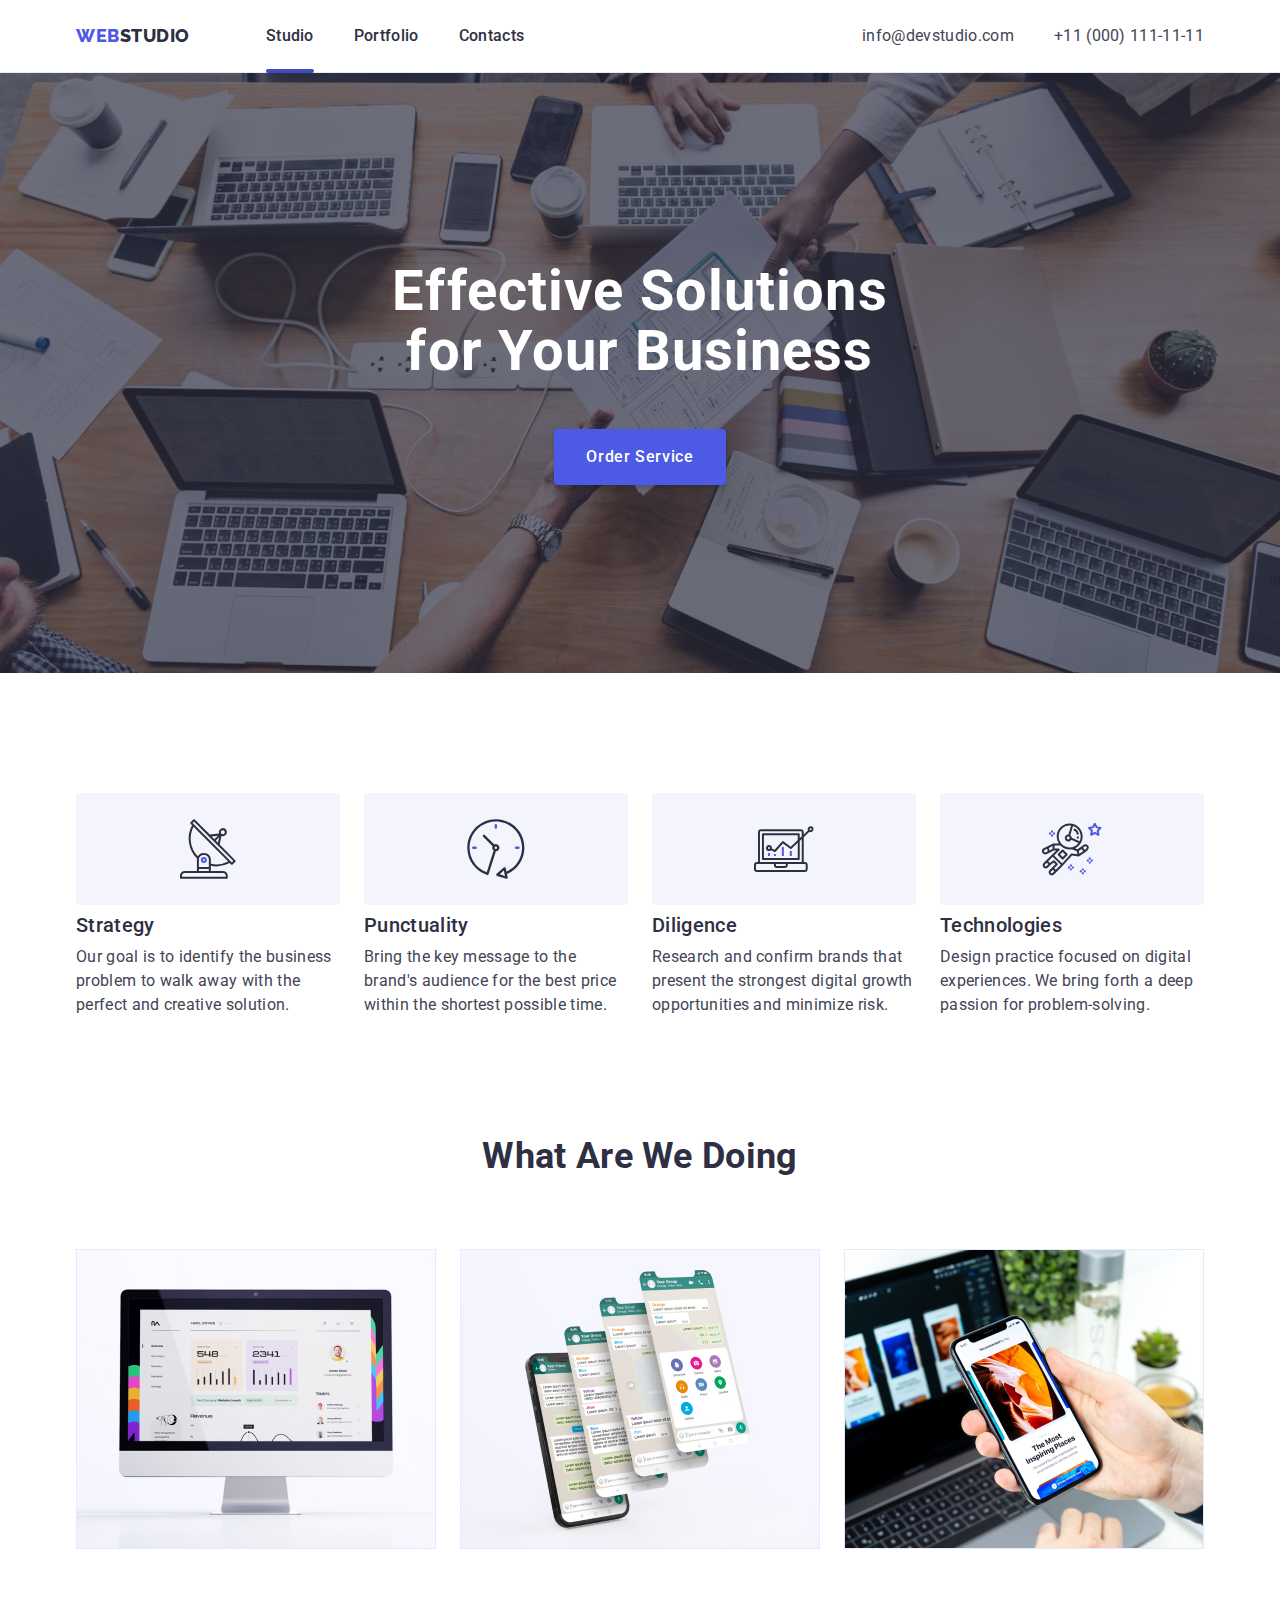
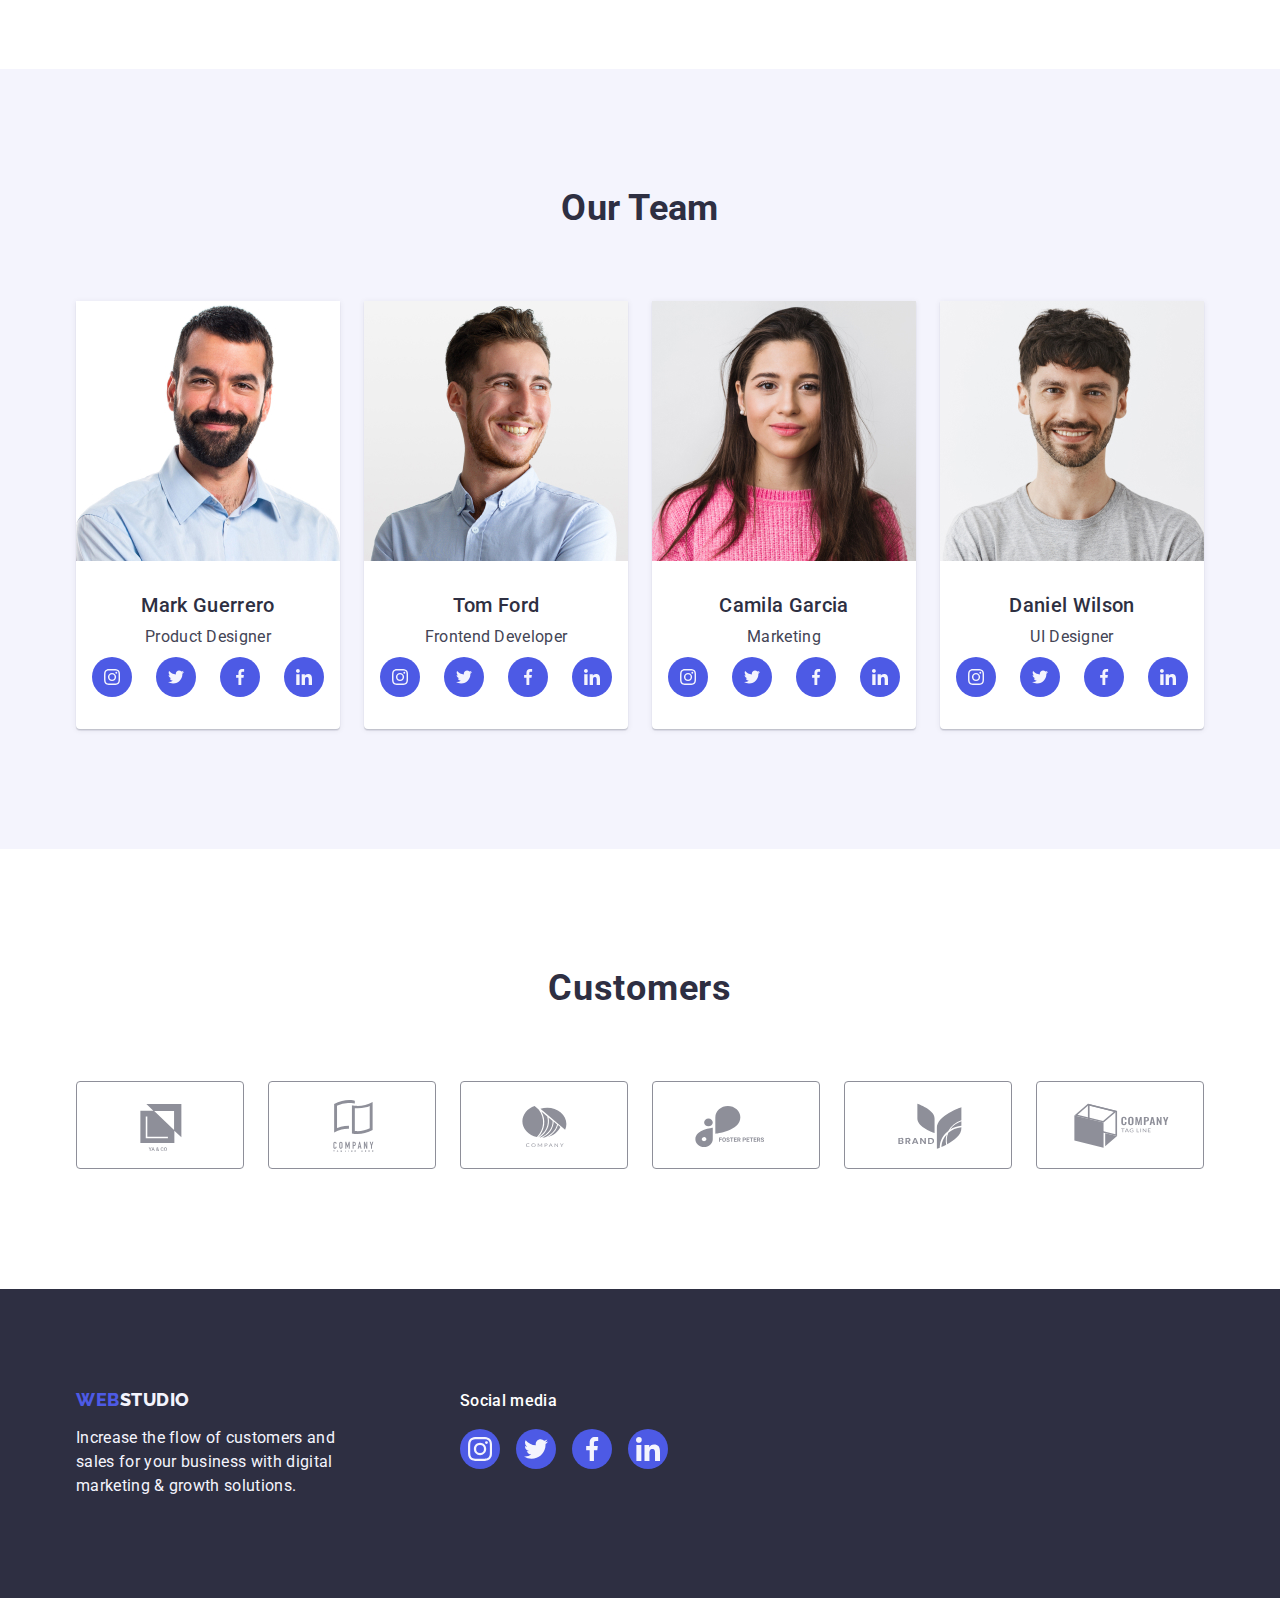
<file: index.html>
<!DOCTYPE html>
<html lang="en">
  <head>
    <meta charset="UTF-8" />
    <meta http-equiv="X-UA-Compatible" content="IE=edge" />
    <meta name="viewport" content="width=device-width, initial-scale=1.0" />
    <title>WebStudio</title>
    <link
      rel="stylesheet"
      href="./css/modern-normalize.min.css"
      crossorigin="anonymous"
      referrerpolicy="no-referrer"
    />
    <link href="./css/styles.css" rel="stylesheet" />
    <link rel="preconnect" href="https://fonts.googleapis.com" />
    <link rel="preconnect" href="https://fonts.gstatic.com" crossorigin />
    <link
      href="https://fonts.googleapis.com/css2?family=Raleway:wght@800&family=Roboto:wght@400;500;700;900&display=swap"
      rel="stylesheet"
    />
  </head>
  <body>
    <!-- Header -->

    <header class="navigation">
      <div class="container nav">
        <nav class="main-nav">
          <!-- Logo -->

          <a class="logo" href="./index.html"
            >WEB<span class="nav-logo">STUDIO</span></a
          >
          <!-- Navigation -->

          <ul class="nav-list">
            <li class="nav-item nav-line">
              <a class="nav-link is-active-studio" href="./index.html"
                >Studio</a
              >
            </li>
            <li class="nav-item">
              <a class="nav-link" href="./portfolio.html">Portfolio</a>
            </li>
            <li class="nav-item">
              <a class="nav-link i" href="">Contacts</a>
            </li>
          </ul>
        </nav>

        <!-- Address -->

        <address class="nav-address">
          <ul class="address-list">
            <li class="address-item">
              <a class="address-link" href="mailto:info@devstudio.com"
                >info@devstudio.com</a
              >
            </li>
            <li class="address-item">
              <a class="address-link" href="tel:+110001111111"
                >+11 (000) 111-11-11</a
              >
            </li>
          </ul>
        </address>
      </div>
    </header>

    <main>
      <!-- Hero -->

      <section class="hero">
        <div class="container">
          <h1 class="hero-title">Effective Solutions for Your Business</h1>
          <button class="hero-button" type="button" data-modal-open>
            Order Service
          </button>
        </div>
      </section>

      <!-- Company feature -->

      <section class="feature">
        <div class="container">
          <h2 class="featur-title visually-hidden">Company feature</h2>
          <ul class="feature-list">
            <li class="feature-item">
              <div class="feature-icon-bgc">
                <svg class="feature-icon" width="64" height="64">
                  <use href="./images/icons.svg#icon-antenna-1"></use>
                </svg>
              </div>

              <h3 class="feature-subtitle">Strategy</h3>
              <p class="feature-text">
                Our goal is to identify the business problem to walk away with
                the perfect and creative solution.
              </p>
            </li>
            <li class="feature-item">
              <div class="feature-icon-bgc">
                <svg class="feature-icon" width="64" height="64">
                  <use href="./images/icons.svg#icon-clock-1"></use>
                </svg>
              </div>
              <h3 class="feature-subtitle">Punctuality</h3>
              <p class="feature-text">
                Bring the key message to the brand's audience for the best price
                within the shortest possible time.
              </p>
            </li>
            <li class="feature-item">
              <div class="feature-icon-bgc">
                <svg class="feature-icon" width="64" height="64">
                  <use href="./images/icons.svg#icon-diagram-1"></use>
                </svg>
              </div>
              <h3 class="feature-subtitle">Diligence</h3>
              <p class="feature-text">
                Research and confirm brands that present the strongest digital
                growth opportunities and minimize risk.
              </p>
            </li>
            <li class="feature-item">
              <div class="feature-icon-bgc">
                <svg class="feature-icon" width="64" height="64">
                  <use href="./images/icons.svg#icon-astronaut-1"></use>
                </svg>
              </div>
              <h3 class="feature-subtitle">Technologies</h3>
              <p class="feature-text">
                Design practice focused on digital experiences. We bring forth a
                deep passion for problem-solving.
              </p>
            </li>
          </ul>
        </div>
      </section>

      <!-- Company Focus Img -->

      <section class="company-focus">
        <div class="container">
          <h2 class="focus-title">What are we doing</h2>
          <ul class="focus-list">
            <li class="focus-item">
              <img
                class="focus-img"
                src="./images/monitor.jpg"
                alt="computer monitor"
                width="360"
              />
            </li>
            <li class="focus-item">
              <img
                class="focus-img"
                src="./images/smartphone.jpg"
                alt="smartphone and several of its tabs"
                width="360"
              />
            </li>
            <li class="focus-item">
              <img
                class="focus-img"
                src="./images/laptop.jpg"
                alt="laptop on the table and smartphone in hand"
                width="360"
              />
            </li>
          </ul>
        </div>
      </section>

      <!-- Company Team-->

      <section class="company-team">
        <div class="container">
          <h2 class="team-title">Our Team</h2>
          <ul class="team-list">
            <li class="team-item">
              <img src="./images/Mark.jpg" alt="team-card" width="264" />
              <div class="card-team">
                <h3 class="team-subtitle">Mark Guerrero</h3>
                <p class="team-text">Product Designer</p>
                <ul class="team-social-list">
                  <li class="team-social-item">
                    <a class="team-social-link" href=""
                      ><svg class="team-social-icon" width="16" height="16">
                        <use href="./images/icons.svg#icon--2"></use>
                      </svg>
                    </a>
                  </li>

                  <li class="team-social-item">
                    <a class="team-social-link" href="">
                      <svg class="team-social-icon" width="16" height="16">
                        <use href="./images/icons.svg#icon-twitter-1"></use>
                      </svg>
                    </a>
                  </li>

                  <li class="team-social-item">
                    <a class="team-social-link" href="">
                      <svg class="team-social-icon" width="16" height="16">
                        <use href="./images/icons.svg#icon-facebook-1"></use>
                      </svg>
                    </a>
                  </li>

                  <li class="team-social-item">
                    <a class="team-social-link" href=""
                      ><svg class="team-social-icon" width="16" height="16">
                        <use href="./images/icons.svg#icon-linkedin-1"></use>
                      </svg>
                    </a>
                  </li>
                </ul>
              </div>
            </li>
            <li class="team-item">
              <img src="./images/Tom.jpg" alt="team-card-2" width="264" />
              <div class="card-team">
                <h3 class="team-subtitle">Tom Ford</h3>
                <p class="team-text">Frontend Developer</p>
                <ul class="team-social-list">
                  <li class="team-social-item">
                    <a class="team-social-link" href=""
                      ><svg class="team-social-icon" width="16" height="16">
                        <use href="./images/icons.svg#icon--2"></use>
                      </svg>
                    </a>
                  </li>

                  <li class="team-social-item">
                    <a class="team-social-link" href="">
                      <svg class="team-social-icon" width="16" height="16">
                        <use href="./images/icons.svg#icon-twitter-1"></use>
                      </svg>
                    </a>
                  </li>

                  <li class="team-social-item">
                    <a class="team-social-link" href="">
                      <svg class="team-social-icon" width="16" height="16">
                        <use href="./images/icons.svg#icon-facebook-1"></use>
                      </svg>
                    </a>
                  </li>

                  <li class="team-social-item">
                    <a class="team-social-link" href=""
                      ><svg class="team-social-icon" width="16" height="16">
                        <use href="./images/icons.svg#icon-linkedin-1"></use>
                      </svg>
                    </a>
                  </li>
                </ul>
              </div>
            </li>
            <li class="team-item">
              <img src="./images/Camila.jpg" alt="team-card-3" width="264" />
              <div class="card-team">
                <h3 class="team-subtitle">Camila Garcia</h3>
                <p class="team-text">Marketing</p>
                <ul class="team-social-list">
                  <li class="team-social-item">
                    <a class="team-social-link" href=""
                      ><svg class="team-social-icon" width="16" height="16">
                        <use href="./images/icons.svg#icon--2"></use>
                      </svg>
                    </a>
                  </li>

                  <li class="team-social-item">
                    <a class="team-social-link" href="">
                      <svg class="team-social-icon" width="16" height="16">
                        <use href="./images/icons.svg#icon-twitter-1"></use>
                      </svg>
                    </a>
                  </li>

                  <li class="team-social-item">
                    <a class="team-social-link" href="">
                      <svg class="team-social-icon" width="16" height="16">
                        <use href="./images/icons.svg#icon-facebook-1"></use>
                      </svg>
                    </a>
                  </li>

                  <li class="team-social-item">
                    <a class="team-social-link" href=""
                      ><svg class="team-social-icon" width="16" height="16">
                        <use href="./images/icons.svg#icon-linkedin-1"></use>
                      </svg>
                    </a>
                  </li>
                </ul>
              </div>
            </li>
            <li class="team-item">
              <img src="./images/Daniel.jpg" alt="team-card-4" width="264" />
              <div class="card-team">
                <h3 class="team-subtitle">Daniel Wilson</h3>
                <p class="team-text">UI Designer</p>
                <ul class="team-social-list">
                  <li class="team-social-item">
                    <a class="team-social-link" href=""
                      ><svg class="team-social-icon" width="16" height="16">
                        <use href="./images/icons.svg#icon--2"></use>
                      </svg>
                    </a>
                  </li>

                  <li class="team-social-item">
                    <a class="team-social-link" href="">
                      <svg class="team-social-icon" width="16" height="16">
                        <use href="./images/icons.svg#icon-twitter-1"></use>
                      </svg>
                    </a>
                  </li>

                  <li class="team-social-item">
                    <a class="team-social-link" href="">
                      <svg class="team-social-icon" width="16" height="16">
                        <use href="./images/icons.svg#icon-facebook-1"></use>
                      </svg>
                    </a>
                  </li>

                  <li class="team-social-item">
                    <a class="team-social-link" href=""
                      ><svg class="team-social-icon" width="16" height="16">
                        <use href="./images/icons.svg#icon-linkedin-1"></use>
                      </svg>
                    </a>
                  </li>
                </ul>
              </div>
            </li>
          </ul>
        </div>
      </section>

      <!-- CUSTOMERS -->

      <section class="customers">
        <div class="container">
          <h2 class="customer-header">Customers</h2>
          <ul class="customer-list">
            <li class="customer-item">
              <a class="customer-link" href="">
                <svg class="customer-icon" width="104" height="56">
                  <use href="./images/icons.svg#icon-Logo"></use>
                </svg>
              </a>
            </li>

            <li class="customer-item">
              <a class="customer-link" href=""
                ><svg class="customer-icon" width="104" height="56">
                  <use href="./images/icons.svg#icon-Logo-1"></use>
                </svg>
              </a>
            </li>

            <li class="customer-item">
              <a class="customer-link" href=""
                ><svg class="customer-icon" width="104" height="56">
                  <use href="./images/icons.svg#icon-Logo-2"></use>
                </svg>
              </a>
            </li>

            <li class="customer-item">
              <a class="customer-link" href=""
                ><svg class="customer-icon" width="104" height="56">
                  <use href="./images/icons.svg#icon-Logo-3"></use>
                </svg>
              </a>
            </li>

            <li class="customer-item">
              <a class="customer-link" href="">
                <svg class="customer-icon" width="104" height="56">
                  <use href="./images/icons.svg#icon-Logo-4"></use>
                </svg>
              </a>
            </li>

            <li class="customer-item">
              <a class="customer-link" href=""
                ><svg class="customer-icon" width="104" height="56">
                  <use href="./images/icons.svg#icon-Logo-5"></use>
                </svg>
              </a>
            </li>
          </ul>
        </div>
      </section>
    </main>

    <!-- FOOTER -->

    <footer class="footer">
      <div class="container footer-info">
        <div class="footer-wrapper">
          <a class="logo" href="./index.html">
            Web<span class="footer-logo">Studio</span></a
          >
          <p class="footer-text">
            Increase the flow of customers and sales for your business with
            digital marketing & growth solutions.
          </p>
        </div>

        <div class="footer-social">
          <p class="company-social">Social media</p>
          <ul class="company-social-list">
            <li class="company-social-item">
              <a class="company-social-link" href=""
                ><svg class="company-social-icon" width="24" height="24">
                  <use href="./images/icons.svg#icon--2"></use>
                </svg>
              </a>
            </li>
            <li class="company-social-item">
              <a class="company-social-link" href=""
                ><svg class="company-social-icon" width="24" height="24">
                  <use href="./images/icons.svg#icon-twitter-1"></use>
                </svg>
              </a>
            </li>
            <li class="company-social-item">
              <a class="company-social-link" href=""
                ><svg class="company-social-icon" width="24" height="24">
                  <use href="./images/icons.svg#icon-facebook-1"></use>
                </svg>
              </a>
            </li>
            <li class="company-social-item">
              <a class="company-social-link" href=""
                ><svg class="company-social-icon" width="24" height="24">
                  <use href="./images/icons.svg#icon-linkedin-1"></use>
                </svg>
              </a>
            </li>
          </ul>
        </div>
      </div>
    </footer>
    <script src="./js/modal.js"></script>
  </body>
</html>
</file>
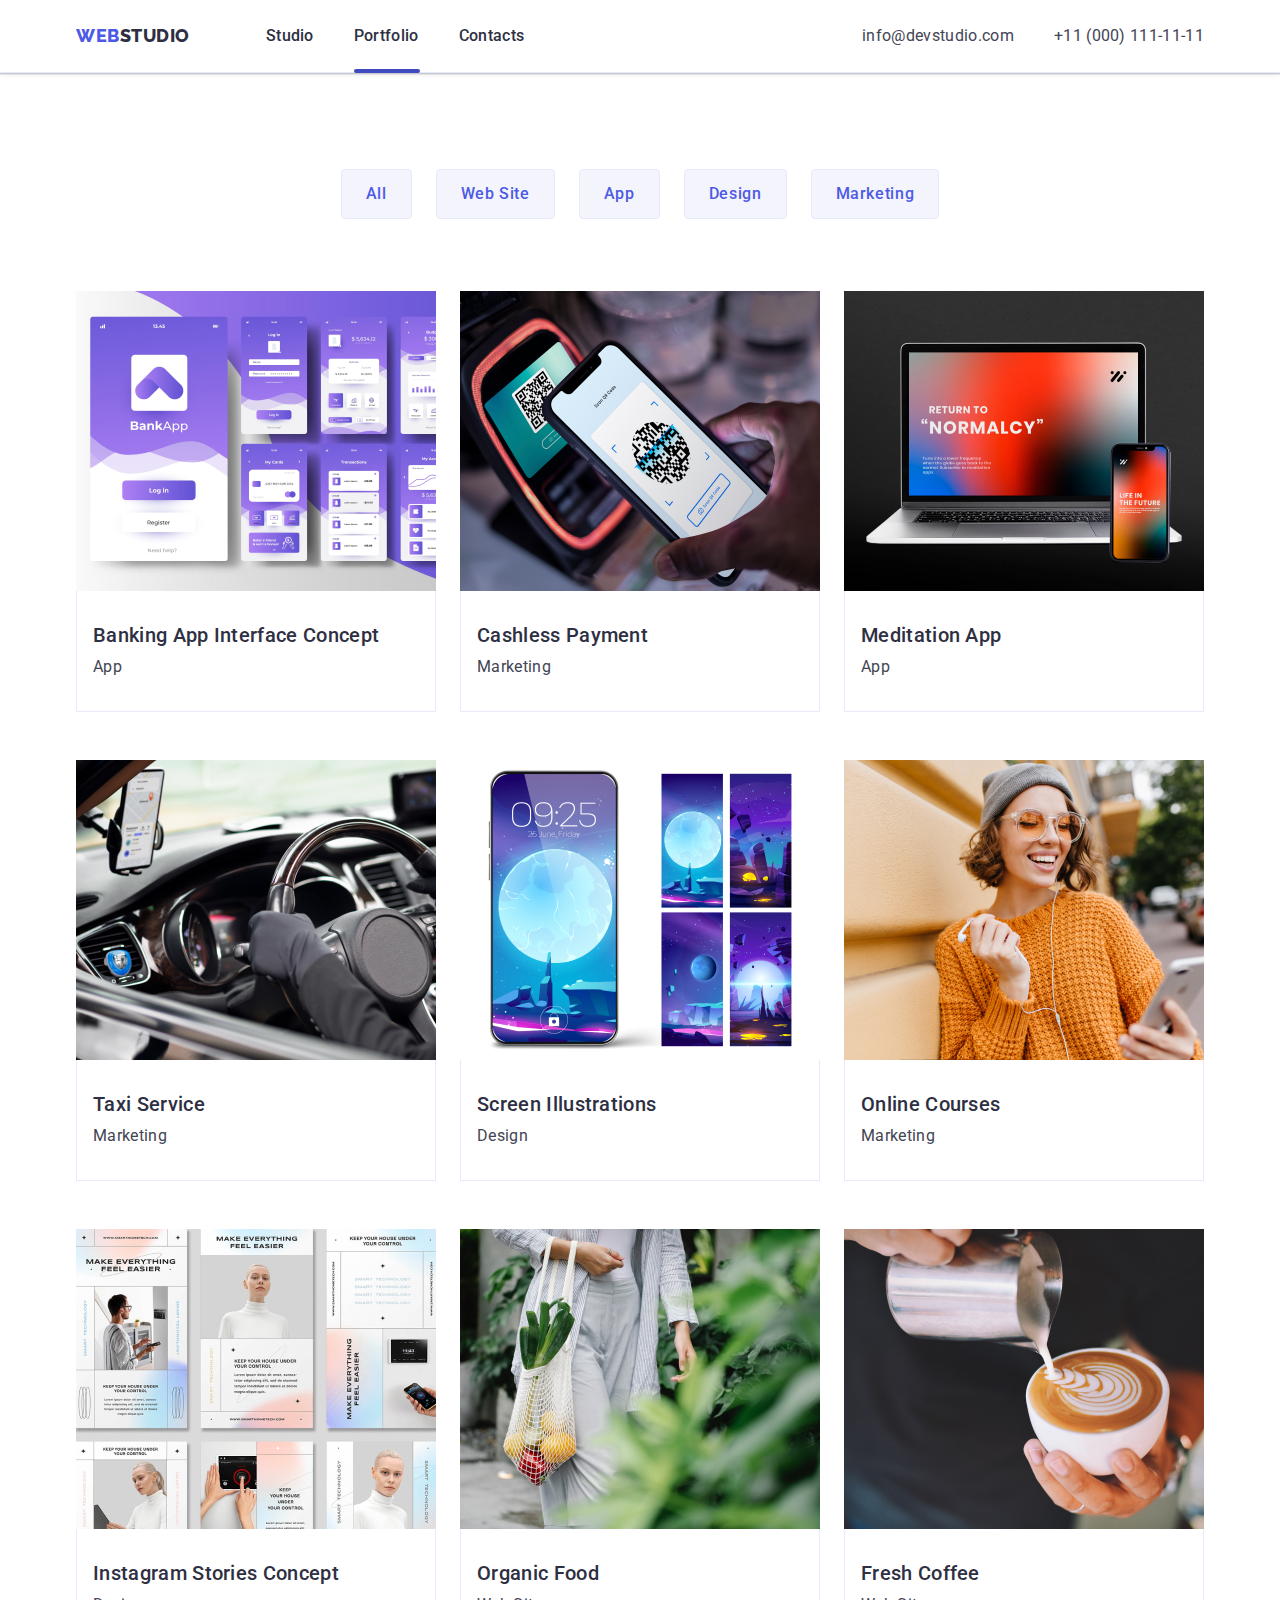
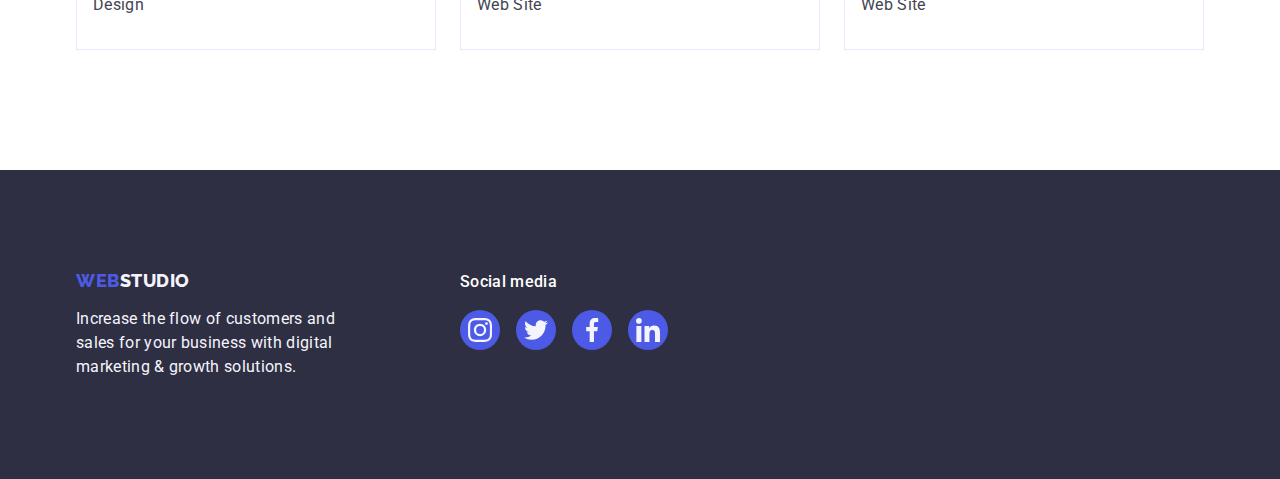
<file: portfolio.html>
<!DOCTYPE html>
<html lang="en">
  <head>
    <meta charset="UTF-8" />
    <meta http-equiv="X-UA-Compatible" content="IE=edge" />
    <meta name="viewport" content="width=device-width, initial-scale=1.0" />
    <title>WebStudio</title>
    <link
      rel="stylesheet"
      href="./css/modern-normalize.min.css"
      crossorigin="anonymous"
      referrerpolicy="no-referrer"
    />
    <link href="./css/styles.css" rel="stylesheet" />
    <link rel="preconnect" href="https://fonts.googleapis.com" />
    <link rel="preconnect" href="https://fonts.gstatic.com" crossorigin />
    <link
      href="https://fonts.googleapis.com/css2?family=Raleway:wght@800&family=Roboto:wght@400;500;700;900&display=swap"
      rel="stylesheet"
    />
  </head>

  <body>
    <!-- HEADER -->

    <header class="navigation">
      <div class="container nav">
        <nav class="main-nav">
          <!-- Logo -->

          <a class="logo" href="./index.html"
            >WEB<span class="nav-logo">STUDIO</span></a
          >
          <!-- Navigation -->

          <ul class="nav-list">
            <li class="nav-item">
              <a class="nav-link" href="./index.html">Studio</a>
            </li>
            <li class="nav-item">
              <a class="nav-link is-active-portfolio" href="./portfolio.html"
                >Portfolio</a
              >
            </li>
            <li class="nav-item"><a class="nav-link" href="">Contacts</a></li>
          </ul>
        </nav>

        <!-- Address -->

        <address class="nav-address">
          <ul class="address-list">
            <li class="address-item">
              <a class="address-link" href="mailto:info@devstudio.com"
                >info@devstudio.com</a
              >
            </li>
            <li class="address-item">
              <a class="address-link" href="tel:+110001111111"
                >+11 (000) 111-11-11</a
              >
            </li>
          </ul>
        </address>
      </div>
    </header>

    <main>
      <!-- Main content-->

      <section class="portfolio-content">
        <div class="container">
          <h1 class="portfolio-title visually-hidden">Company Portfolio</h1>

          <!--Page Filter-->

          <ul class="filter-list">
            <li class="filter-item">
              <button type="button" class="filter-button">All</button>
            </li>
            <li class="filter-item">
              <button type="button" class="filter-button">Web Site</button>
            </li>
            <li class="filter-item">
              <button type="button" class="filter-button">App</button>
            </li>
            <li class="filter-item">
              <button type="button" class="filter-button">Design</button>
            </li>
            <li class="filter-item">
              <button type="button" class="filter-button">Marketing</button>
            </li>
          </ul>

          <!--Company Services-->

          <ul class="services-list">
            <li class="services-item">
              <a href="" class="services-link">
                <img
                  class="image-filter"
                  src="./images/banking-app-interface.jpg"
                  alt="banking app interface"
                  width="360"
                />

                <div class="overlay"></div>
                <div class="services-category">
                  <h2 class="services-subtitle">
                    Banking App Interface Concept
                  </h2>
                  <p class="services-text">App</p>
                </div>
              </a>
            </li>
            <li class="services-item">
              <a href="" class="services-link"
                ><img
                  class="image-filter"
                  src="./images/cashless-payment-with-smartphon.jpg"
                  alt="cashless payment with smartphon"
                  width="360"
                />
                <div class="services-category">
                  <h2 class="services-subtitle">Cashless Payment</h2>
                  <p class="services-text">Marketing</p>
                </div>
              </a>
            </li>
            <li class="services-item">
              <a href="" class="services-link"
                ><img
                  class="image-filter"
                  src="./images/laptop-and-smartphone.jpg"
                  alt="laptop and smartphone"
                  width="360"
                />
                <div class="services-category">
                  <h2 class="services-subtitle">Meditation App</h2>
                  <p class="services-text">App</p>
                </div>
              </a>
            </li>
            <li class="services-item">
              <a href="" class="services-link"
                ><img
                  class="image-filter"
                  src="./images/close-view-chauffeur-hands-driving.jpg"
                  alt="close view chauffeur hands driving"
                  width="360"
                />
                <div class="services-category">
                  <h2 class="services-subtitle">Taxi Service</h2>
                  <p class="services-text">Marketing</p>
                </div>
              </a>
            </li>
            <li class="services-item">
              <a href="" class="services-link"
                ><img
                  class="image-filter"
                  src="./images/screen-illustrations.jpg"
                  alt="screen illustrations"
                  width="360"
                />
                <div class="services-category">
                  <h2 class="services-subtitle">Screen Illustrations</h2>
                  <p class="services-text">Design</p>
                </div>
              </a>
            </li>
            <li class="services-item">
              <a href="" class="services-link"
                ><img
                  class="image-filter"
                  src="./images/smiling-girl-looking-at-smartphone-screen.jpg"
                  alt="smiling girl looking at smartphone screen"
                  width="360"
                />
                <div class="services-category">
                  <h2 class="services-subtitle">Online Courses</h2>
                  <p class="services-text">Marketing</p>
                </div>
              </a>
            </li>
            <li class="services-item">
              <a href="" class="services-link"
                ><img
                  class="image-filter"
                  src="./images/instagram-stories-concept.jpg"
                  alt="instagram stories concept"
                  width="360"
                />
                <div class="services-category">
                  <h2 class="services-subtitle">Instagram Stories Concept</h2>
                  <p class="services-text">Design</p>
                </div>
              </a>
            </li>
            <li class="services-item">
              <a href="" class="services-link"
                ><img
                  class="image-filter"
                  src="./images/organic-food-in-a-bag-in-hand.jpg"
                  alt="organic food in a bag in hand"
                  width="360"
                />
                <div class="services-category">
                  <h2 class="services-subtitle">Organic Food</h2>
                  <p class="services-text">Web Site</p>
                </div>
              </a>
            </li>
            <li class="services-item">
              <a href="" class="services-link"
                ><img
                  class="image-filter"
                  src="./images/fresh-coffee-in-cup.jpg"
                  alt="fresh coffee in cup"
                  width="360"
                />
                <div class="services-category">
                  <h2 class="services-subtitle">Fresh Coffee</h2>
                  <p class="services-text">Web Site</p>
                </div>
              </a>
            </li>
          </ul>
        </div>
      </section>
    </main>

    <!-- Footer-->

    <footer class="footer">
      <div class="container footer-info">
        <div class="footer-wrapper">
          <a class="logo" href="./index.html">
            Web<span class="footer-logo">Studio</span></a
          >
          <p class="footer-text">
            Increase the flow of customers and sales for your business with
            digital marketing & growth solutions.
          </p>
        </div>

        <div class="footer-social">
          <p class="company-social">Social media</p>
          <ul class="company-social-list">
            <li class="company-social-item">
              <a class="company-social-link" href=""
                ><svg class="company-social-icon" width="24" height="24">
                  <use href="./images/icons.svg#icon--2"></use>
                </svg>
              </a>
            </li>
            <li class="company-social-item">
              <a class="company-social-link" href=""
                ><svg class="company-social-icon" width="24" height="24">
                  <use href="./images/icons.svg#icon-twitter-1"></use>
                </svg>
              </a>
            </li>
            <li class="company-social-item">
              <a class="company-social-link" href=""
                ><svg class="company-social-icon" width="24" height="24">
                  <use href="./images/icons.svg#icon-facebook-1"></use>
                </svg>
              </a>
            </li>
            <li class="company-social-item">
              <a class="company-social-link" href=""
                ><svg class="company-social-icon" width="24" height="24">
                  <use href="./images/icons.svg#icon-linkedin-1"></use>
                </svg>
              </a>
            </li>
          </ul>
        </div>
      </div>
    </footer>
  </body>
</html>
</file>
<file: css/styles.css>
/* COMMON STYLES */

:root {
  --primary-brand: #4d5ae5;
  --dark: #2e2f42;
  --pressed-state: #404bbf;
  --success: #31d0aa;
  --text: #434455;
  --white-bcg: #ffffff;
}

.container {
  width: 1158px;
  padding-left: 15px;
  padding-right: 15px;
  margin: 0 auto;
}

li {
  list-style-type: none;
}
a {
  text-decoration: none;
}

body {
  font-family: "Roboto";
  font-style: normal;
  font-weight: 400;
  font-size: 16px;
  line-height: 1.5;
  letter-spacing: 0.02em;
  color: var(--text);
}
img {
  display: block;
}

/* HEADER */

/* NAV-LOGO */

.logo {
  font-family: "Raleway";
  font-style: normal;
  font-weight: 800;
  font-size: 18px;
  line-height: 1.17;
  letter-spacing: 0.03em;
  text-transform: uppercase;
  color: var(--primary-brand);
  margin-right: 76px;
  cursor: pointer;
}

.nav-logo {
  color: var(--dark);
}
.is-active-studio {
  position: relative;
}
.is-active-studio::after {
  content: "";
  position: absolute;
  width: 48px;
  height: 4px;
  left: 0px;

  background: #404bbf;
  border-radius: 2px;
  bottom: -1px;
}
.is-active-portfolio {
  position: relative;
}
.is-active-portfolio::after {
  content: "";
  position: absolute;
  width: 66px;
  height: 4px;
  left: 0px;
  background: #404bbf;
  border-radius: 2px;
  bottom: -1px;
}

/* NAVIGATION */

.navigation {
  display: flex;
  align-items: center;
  border-bottom: 1px solid #e7e9fc;
  box-shadow: 0px 2px 1px rgba(46, 47, 66, 0.08),
    0px 1px 1px rgba(46, 47, 66, 0.16), 0px 1px 6px rgba(46, 47, 66, 0.08);
}
.nav {
  display: flex;
  align-items: center;
}

.main-nav {
  display: flex;
  align-items: center;
}
.nav-list {
  display: flex;
}

.nav-item {
  margin-right: 40px;
}

.nav-item:last-child {
  margin-right: 0;
}
.nav-link {
  display: block;
  font-weight: 500;
  color: var(--dark);
  cursor: pointer;
  padding: 24px 0;
}
.nav-link:focus {
  color: var(--pressed-state);
}
.nav-link:hover {
  color: var(--pressed-state);
}
.nav-link:active {
  color: var(--pressed-state);
}
/* ADDRESS */

.address-list {
  display: flex;
}
.nav-address {
  margin-left: auto;
}
.address-item {
  margin-right: 40px;
}
.address-item:last-child {
  margin-right: 0;
}
.address-link {
  color: #434455;
  cursor: pointer;
  font-style: normal;
}
.address-link:focus {
  color: var(--pressed-state);
}
.address-link:hover {
  color: var(--pressed-state);
}

/* HERO */

.hero {
  background: var(--dark);
  padding-top: 188px;
  padding-bottom: 188px;
  background-image: linear-gradient(
      rgba(46, 47, 66, 0.7),
      rgba(46, 47, 66, 0.7)
    ),
    url(../images/img-name.jpg);
  background-repeat: no-repeat;

  max-width: 1440px;
  background-size: cover;
  background-position: center;
  margin: auto;
}
.hero-title {
  display: block;
  max-width: 496px;
  margin-left: auto;
  margin-right: auto;
  margin-bottom: 48px;
  font-family: "Roboto";
  font-style: normal;
  font-weight: 700;
  font-size: 56px;
  line-height: 60px;
  text-align: center;
  letter-spacing: 0.02em;
  color: var(--white-bcg);
}

.hero-button {
  display: block;
  margin-left: auto;
  margin-right: auto;
  padding: 16px 32px;
  color: var(--white-bcg);
  background-color: var(--primary-brand);
  box-shadow: 0px 4px 4px rgba(0, 0, 0, 0.15);
  border-radius: 4px;
  min-width: 169px;
  height: 56px;
  border: none;
  cursor: pointer;
  font-weight: 500;
  font-size: 16px;
  line-height: 1.5;
  display: flex;
  align-items: center;
  letter-spacing: 0.04em;
  color: var(--white-bcg);
}
.hero-button:focus {
  background-color: var(--pressed-state);
}
.hero-button:hover {
  background-color: var(--pressed-state);
}

/* COMPANY FEATURE */
.feature {
  padding: 120px 0;
}

.feature-list {
  display: flex;
}
.visually-hidden {
  position: absolute;
  width: 1px;
  height: 1px;
  margin: -1px;
  border: 0;
  padding: 0;
  white-space: nowrap;
  clip-path: inset(100%);
  clip: rect(0 0 0 0);
  overflow: hidden;
}
.feature-subtitle {
  font-weight: 500;
  font-size: 20px;
  line-height: 1.2;
  color: var(--dark);
  margin-bottom: 8px;
}
.feature-item {
  width: calc((100% - 72px) / 4);
  margin-right: 24px;
}
.feature-item:nth-child(4n) {
  margin-right: 0;
}

/* COMPANY FOCUS Img */

.company-focus {
  padding-bottom: 120px;
}

.focus-title {
  font-weight: 700;
  font-size: 36px;
  line-height: 1.11;
  text-align: center;
  text-transform: capitalize;
  color: var(--dark);
  margin-bottom: 72px;
}

.focus-list {
  display: flex;
}

.focus-item {
  width: calc((100%-48) / 3);
  margin-right: 24px;
}
.focus-item:nth-child(3n) {
  margin-right: 0;
}

/* COMPANY TEAM */

.card-team {
  padding: 32px 16px;
}

.company-team {
  background-color: #f4f4fd;
  padding-top: 120px;
  padding-bottom: 120px;
}

.team-title {
  font-weight: 700;
  font-size: 36px;
  line-height: 1.11;
  text-align: center;
  text-transform: capitalize;
  color: var(--dark);
  margin-bottom: 72px;
}

.team-list {
  display: flex;
}

.team-item {
  width: calc((100% - 72px) / 4);
  margin-right: 24px;
  background-color: var(--white-bcg);
  box-shadow: 0px 1px 6px rgba(46, 47, 66, 0.08),
    0px 1px 1px rgba(46, 47, 66, 0.16), 0px 2px 1px rgba(46, 47, 66, 0.08);
  border-radius: 0px 0px 4px 4px;
}

.team-item:nth-child(4n) {
  margin-right: 0;
}

.team-subtitle {
  font-weight: 500;
  font-size: 20px;
  line-height: 1.2;
  text-align: center;
  color: var(--dark);
  margin-bottom: 8px;
}

.team-text {
  text-align: center;
  margin-bottom: 8px;
}

/* FOOTER */

.footer {
  background-color: var(--dark);
  padding-top: 100px;
  padding-bottom: 100px;
}
.footer-text {
  color: #f4f4fd;
  max-width: 264px;
}
.footer-logo {
  color: #f4f4fd;
}
.company-social {
  font-weight: 500;
  font-size: 16px;
  line-height: 24px;
  color: var(--white-bcg);
  margin-bottom: 16px;
}
.footer-info {
  display: flex;
  align-items: baseline;
}

.footer-social .company-social-link {
  margin-right: 16px;
}
.footer-wrapper {
  margin-right: 120px;
}

.footer .logo {
  display: inline-block;
  margin-bottom: 16px;
}

/* PAGE PORTFOLIO */

/* FILTER */

.portfolio-content {
  padding-top: 96px;
  padding-bottom: 120px;
}

.filter-list {
  display: flex;
  justify-content: center;
  margin-bottom: 72px;
}
.filter-item {
  margin-right: 24px;
}
.filter-item:last-child {
  margin-right: 0;
}

.filter-button {
  font-family: "Roboto", sans-serif;
  font-weight: 500;
  font-size: 16px;
  line-height: 1.5;
  letter-spacing: 0.04em;
  color: var(--primary-brand);
  background-color: #f4f4fd;
  cursor: pointer;
  padding: 12px 24px;
  padding: 12px 24px;
  border: 1px solid #e7e9fc;
  border-radius: 4px;
}

.filter-button:hover {
  color: var(--white-bcg);
  background-color: #404bbf;

  border: 1px solid transparent;
  box-shadow: 0px 3px 1px rgba(0, 0, 0, 0.1), 0px 2px 1px rgba(0, 0, 0, 0.08),
    0px 2px 2px rgba(0, 0, 0, 0.12);
}
.filter-button:focus {
  color: var(--white-bcg);
  background-color: #404bbf;

  border: 1px solid transparent;
  box-shadow: 0px 3px 1px rgba(0, 0, 0, 0.1), 0px 2px 1px rgba(0, 0, 0, 0.08),
    0px 2px 2px rgba(0, 0, 0, 0.12);
}

/* COMPANY SERVICES */

.services-category {
  padding: 32px 16px;
  border: 1px solid #e7e9fc;
  border-top: none;
}

.services-list {
  display: flex;
  flex-wrap: wrap;
  column-gap: 24px;
  row-gap: 48px;
}

.services-item {
  width: calc((100% - 48px) / 3);
}
.image-filter {
  position: relative;
  overflow: hidden;
}
.overlay {
  position: absolute;
  top: 0;
  left: 0;
  width: 100%;
  height: 100%;
  background-color: #3f51b5;

  transform: translatex(-100%);
  transition: transform 250ms ease-in-out;
}

.services-item:nth-child(4n) {
  margin-right: 0;
}
.services-link {
  display: block;
}
.services-subtitle {
  font-weight: 500;
  font-size: 20px;
  line-height: 1.2;
  color: var(--dark);
  margin-bottom: 8px;
}
.services-text {
  color: var(--text);
}
.services-link:hover {
  box-shadow: 0px 1px 6px rgba(46, 47, 66, 0.08),
    0px 1px 1px rgba(46, 47, 66, 0.16), 0px 2px 1px rgba(46, 47, 66, 0.08);
}
.services-link:focus {
  box-shadow: 0px 1px 6px rgba(46, 47, 66, 0.08),
    0px 1px 1px rgba(46, 47, 66, 0.16), 0px 2px 1px rgba(46, 47, 66, 0.08);
}
/* CUSTOMERS */

.customers {
  padding-top: 120px;
  padding-bottom: 120px;
}
.customer-header {
  font-weight: 700;
  font-size: 36px;
  line-height: 1.11;
  text-align: center;
  letter-spacing: 0.02em;
  text-transform: capitalize;
  color: var(--dark);
  margin-bottom: 72px;
}

/* ICONS */

/* FEATURE ICONS */

.feature-icon {
  width: 164px;
  height: 112px;
}

.feature-icon-bgc {
  background-color: #f4f4fd;
  border-radius: 4px;
  display: flex;
  justify-content: center;
  padding-top: 24px;
  padding-bottom: 24px;
  margin-bottom: 8px;
  align-items: center;
}
.feature-icon {
  height: 64px;
  width: 59.717105865478516px;
  left: 2.1414794921875px;
  top: 0px;
  border-radius: 0px;
}

/* TEAM SOCIAL ICONS */

.team-social-list {
  display: flex;
  justify-content: center;
  align-items: center;
  gap: 24px;
}

.team-social-item {
  width: 40px;
  height: 40px;
  display: flex;
  justify-content: center;
  align-items: center;
}
.team-social-icon {
  fill: #f4f4fd;
}
.team-social-item:nth-child(4n) {
  margin-right: 0;
}
.team-social-link {
  align-items: center;
  display: flex;
  justify-content: center;
  width: 100%;
  height: 100%;
  background-color: var(--primary-brand);
  border-radius: 50%;
}
.team-social-link:hover {
  background-color: #404bbf;
}
.team-social-link:focus {
  background-color: #404bbf;
}

/* CUSTOMER ICONS */

.customer-item {
  height: 88px;
  width: 168px;

  width: calc((100% - 120px) / 6);
  display: flex;
  justify-content: center;
  align-items: center;
}
.customer-item:nth-child(6n) {
  margin-right: 0;
}
.customer-list {
  display: flex;
  justify-content: center;
  align-items: center;
  gap: 24px;
}
.customer-link {
  width: 100%;
  height: 100%;
  color: #8e8f99;
  border: 1px solid #8e8f99;
  border-radius: 4px;
  display: flex;
  justify-content: center;
  align-items: center;
}

.customer-link:hover {
  border: 1px solid var(--pressed-state);
  color: #404bbf;
}
.customer-link:focus {
  border: 1px solid var(--pressed-state);
  color: #404bbf;
}
.customer-icon {
  fill: currentColor;
}
/* COMPANY SOCIAL */

.company-social-list {
  display: flex;
  gap: 16px;
}
.company-social-icon {
  display: flex;
  justify-content: center;
  align-items: center;

  fill: #f4f4fd;
}

.company-social-link {
  width: 100%;
  height: 100%;
  border-radius: 50%;
  flex-wrap: wrap;
  justify-content: center;
  background-color: #4d5ae5;

  align-items: center;
  display: flex;
}
.company-social-item {
  width: 40px;
  height: 40px;
}

.company-social-link:nth-child(4n) {
  margin-right: 0;
}

.company-social-link:hover {
  background-color: #31d0aa;
}
.company-social-link:focus {
  background-color: #31d0aa;
}
</file>
